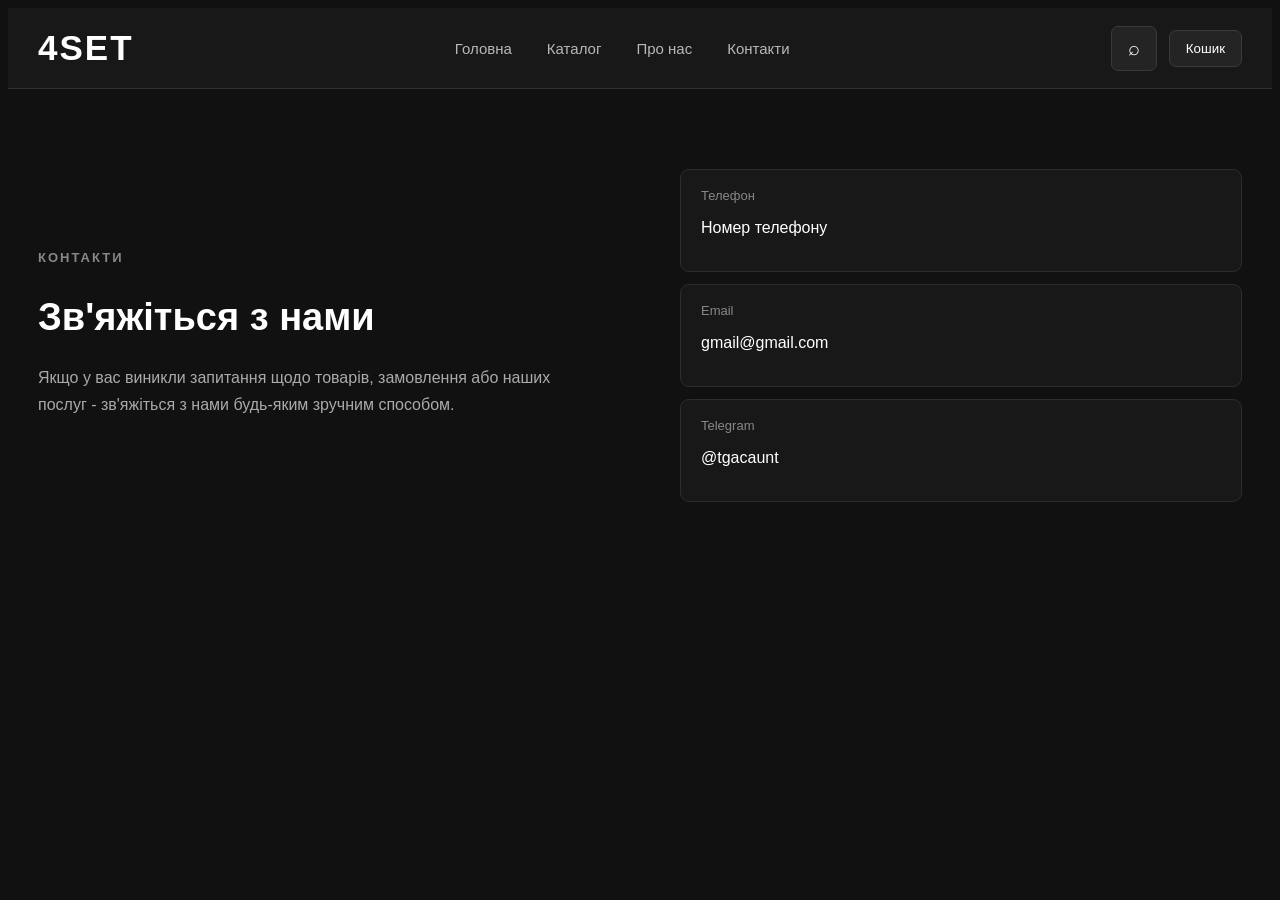
<file: 4SETKON.html>
<!DOCTYPE html>
<html lang="en">
<head>
    <meta charset="UTF-8">
    <meta name="viewport" content="width=device-width, initial-scale=1.0">
    <title>4SET</title>
    <link rel="stylesheet" href="style.css">
    <link href="https://fonts.googleapis.com/css2?family=Roboto&display=swap" rel="stylesheet">
    <link rel="icon" href="favicon.ico">
</head>
<body>
    <header class="header">
        <div class="header-content">
         
            <a href="index.html" class="logo">4SET</a>

            <nav class="navigation">
                <a href="index.html">Головна</a>
                <a href="KATAALOG.html">Каталог</a>
                <a href="4SETMI.html">Про нас</a>
                <a href="4SETKON.html">Контакти</a>
            </nav>
            <div class="header-actions">   
                <button class="search-btn">⌕</button>   
                <button class="cart-btn">Кошик</button>  
            </div>
        </div>
    </header>


<section class="contacts">

    <div class="contacts-content">

        <div class="contacts-info">

            <p class="contacts-label">КОНТАКТИ</p>

            <h2>Зв'яжіться з нами</h2>

            <p class="contacts-description">
                Якщо у вас виникли запитання щодо товарів,
                замовлення або наших послуг - зв'яжіться з нами
                будь-яким зручним способом.
            </p>

        </div>
        <div class="contact-list">

            <div class="contact-item">
                <span>Телефон</span>
                <p>Номер телефону</p>
            </div>

            <div class="contact-item">
                <span>Email</span>
                <p>gmail@gmail.com</p>
            </div>

            <div class="contact-item">
                <span>Telegram</span>
                <p>@tgacaunt</p>
            </div>

        </div>

    </div>

</section>
</body>
</html>
</file>
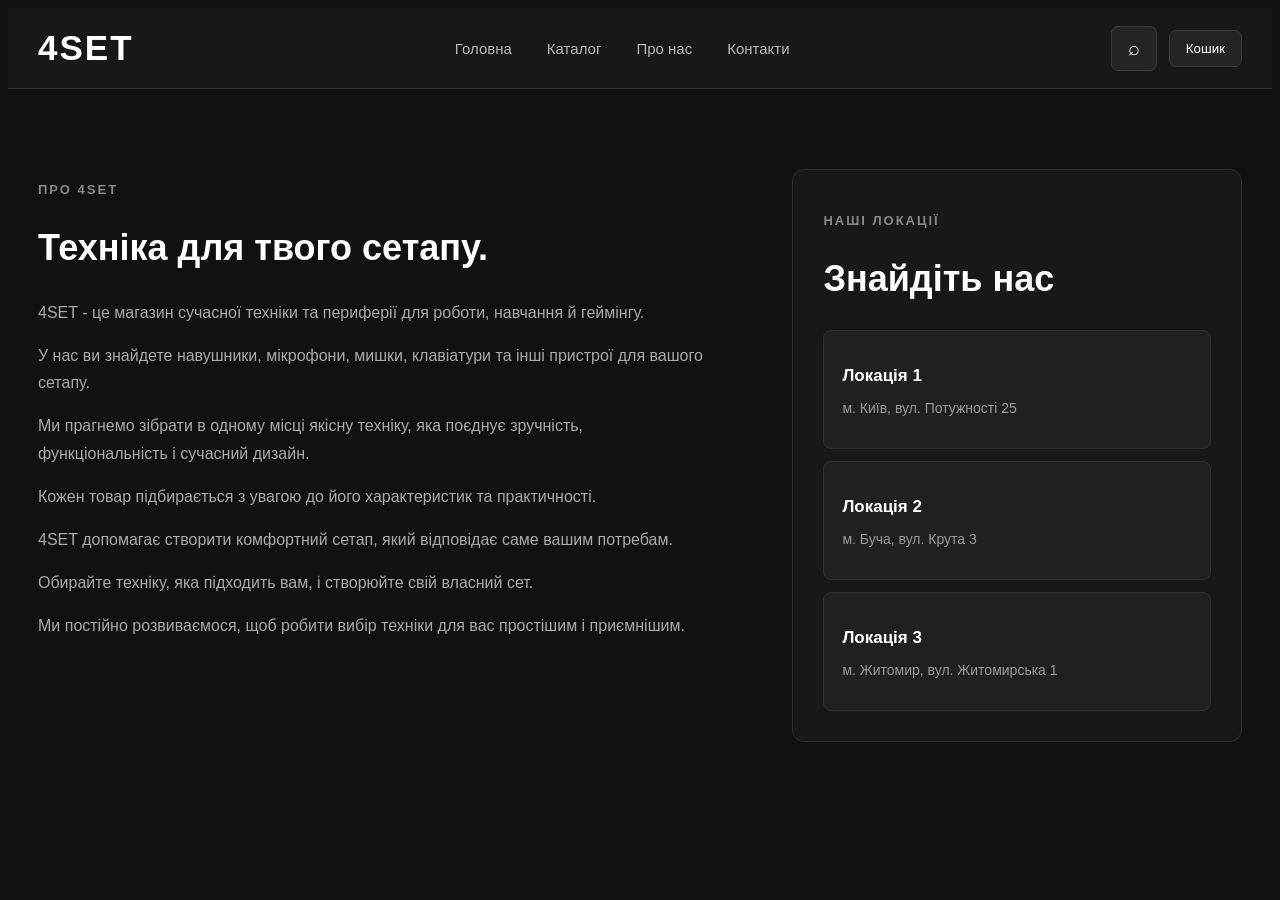
<file: 4SETMI.html>
<!DOCTYPE html>
<html lang="en">
<head>
    <meta charset="UTF-8">
    <meta name="viewport" content="width=device-width, initial-scale=1.0">
    <title>4SET</title>
    <link rel="stylesheet" href="style.css">
    <link href="https://fonts.googleapis.com/css2?family=Roboto&display=swap" rel="stylesheet">
    <link rel="icon" href="favicon.ico">
</head>
<body>
  
    <header class="header">
        <div class="header-content">
         
            <a href="index.html" class="logo">4SET</a>

            <nav class="navigation">
                <a href="index.html">Головна</a>
                <a href="KATAALOG.html">Каталог</a>
                <a href="4SETMI.html">Про нас</a>
                <a href="4SETKON.html">Контакти</a>
            </nav>
            <div class="header-actions">   
                <button class="search-btn">⌕</button>   
                <button class="cart-btn">Кошик</button>  
            </div>
        </div>
    </header>
    <section class="about">

    <div class="about-content">
        <div class="about-text">
            <p class="about-label">ПРО 4SET</p>
            <h2>Техніка для твого сетапу.</h2>
            <p>
                4SET - це магазин сучасної техніки та периферії
                для роботи, навчання й геймінгу.
            </p>
            <p>
                У нас ви знайдете навушники, мікрофони, мишки,
                клавіатури та інші пристрої для вашого сетапу.
            </p>
            <p>
                Ми прагнемо зібрати в одному місці якісну техніку,
                яка поєднує зручність, функціональність і сучасний дизайн.
            </p>
            <p>
                Кожен товар підбирається з увагою до його характеристик
                та практичності.
            </p>
            <p>
                4SET допомагає створити комфортний сетап,
                який відповідає саме вашим потребам.
            </p>
            <p>
                Обирайте техніку, яка підходить вам,
                і створюйте свій власний сет.
            </p>
            <p>Ми постійно розвиваємося, щоб робити вибір техніки для вас
             простішим і приємнішим.
            </p>
    </div>
        <div class="locations">
            <p class="about-label">НАШІ ЛОКАЦІЇ</p>
            <h2>Знайдіть нас</h2>
            <div class="location-list">
                <div class="location">
                    <h3>Локація 1</h3>
                    <p>м. Київ, вул. Потужності 25</p>
                </div>

                <div class="location">
                    <h3>Локація 2</h3>
                    <p>м. Буча, вул. Крута 3</p>
                </div>

                <div class="location">
                    <h3>Локація 3</h3>
                    <p>м. Житомир, вул. Житомирська 1</p>
                </div>
         </div>
        </div>
    </div>
</section>
</body>
</html>
</file>
<file: style.css>
body {
    background-color: #111111;
    color: white;
    font-family: Arial, sans-serif;
}

.header {
    width: 100%;
    height: 80px;
    background: #181818;
    border-bottom: 1px solid #303030;
}

.header-content {
    max-width: 1400px;
    height: 100%;
    margin: 0 auto;
    padding: 0 30px;
    display: flex;
    align-items: center;
    justify-content: space-between;
}
.logo {
    color: white;
    text-decoration: none;
    font-size: 35px;
    font-weight: 800;
    letter-spacing: 2px;
}
.logo:hover{
    color: #bdbdbd;
}
.navigation {
    display: flex;
    gap: 35px;
}
.navigation a {
    color: #b8b8b8;
    text-decoration: none;
    font-size: 15px;
}
.navigation a:hover{
    color:white;
}
.header-actions{
    display: flex;
    align-items: center;
    gap: 12px;
}
.header-actions button{
    background-color: #242424;
    color: white;
    border: 1px solid #3a3a3a;
    border-radius: 7px;
    padding: 10px 16px;
    cursor: pointer;
}
.header-actions button:hover{
    background-color: #303030;
    border-color: #555555;
}
.search-btn {
    font-size: 20px;
    padding: 7px 12px;
}
.hero {
    max-width: 1400px;
    min-height: 570px;
    margin: auto;
    padding: 70px 30px;

    display: flex;
    align-items: center;
    justify-content: space-between;
    gap: 60px;
}

.hero-text {
    max-width: 600px;
}

.label {
    color: #888;
    font-size: 13px;
    font-weight: 600;
    letter-spacing: 2px;
    margin-bottom: 20px;
}

.hero h1 {
    font-size: 58px;
    line-height: 1.05;
    margin-bottom: 25px;
}

.description {
    color: #aaa;
    font-size: 17px;
    line-height: 1.6;
    max-width: 480px;
    margin-bottom: 30px;
}

.catalog-button {
    display: inline-block;
    background: white;
    color: #111;
    text-decoration: none;
    padding: 13px 20px;
    border-radius: 6px;
    font-weight: 600;
    transition: 0.2s;
}

.catalog-button:hover {
    background: #d5d5d5;
}

.hero-image {
    width: 520px;
    height: 390px;
    border-radius: 12px;
    overflow: hidden;
}

.hero-image img {
    width: 100%;
    height: 100%;
    object-fit: cover;
}
.catalog {
    max-width: 1400px;
    margin: 0 auto;
    padding: 60px 30px;
}

.catalog-category {
    margin-bottom: 60px;
}

.catalog-category h2 {
    font-size: 30px;
    margin-bottom: 25px;
}

.product-grid {
    display: grid;
    grid-template-columns: repeat(4, 1fr);
    gap: 20px;
}

.product-card {
    min-height: 380px;

    background: #1a1a1a;
    border: 1px solid #2d2d2d;
    border-radius: 10px;

    padding: 15px;

    transition: 0.2s;
}

.product-card:hover {
    background: #1e1e1e;
    border-color: #444;
}

.product-image {
    width: 100%;
    height: 230px;

    background: #242424;
    border-radius: 7px;

    margin-bottom: 18px;
}

.product-card h3 {
    color: white;
    font-size: 18px;
    margin-bottom: 8px;
}

.product-card p {
    color: #888;
    font-size: 14px;
    margin-bottom: 15px;
}

.product-card span {
    color: white;
    font-size: 17px;
    font-weight: 600;
}




@media (max-width: 1000px) {

    .product-grid {
        grid-template-columns: repeat(2, 1fr);
    }

}

@media (max-width: 600px) {

    .product-grid {
        grid-template-columns: 1fr;
    }

}
.about {
    max-width: 1400px;
    margin: 0 auto;
    padding: 80px 30px;
}
.about-content {
    display: grid;
    grid-template-columns: 1.2fr 0.8fr;
    gap: 80px;
}
.about-text {
    max-width: 700px;
    color: hsl(0, 0%, 55%);
}
.about-label {
    color: #888;
    font-size: 13px;
    font-weight: 600;
    letter-spacing: 2px;
    margin-bottom: 18px;
}
.about h2 {
    color: white;
    font-size: 36px;
    margin-bottom: 30px;
}
.about-text p:not(.about-label) {
    color: #aaa;
    font-size: 16px;
    line-height: 1.7;
    margin-bottom: 16px;
}
.locations {
    background: #181818;
    border: 1px solid #2d2d2d;
    border-radius: 12px;

    padding: 30px;
}
.location-list {
    display: flex;
    flex-direction: column;
    gap: 12px;
}
.location {
    background: #202020;
    border: 1px solid #303030;
    border-radius: 8px;

    padding: 18px;

    transition: 0.2s;
}
.location:hover {
    background: #252525;
    border-color: #444;
}
.location h3 {
    color: white;
    font-size: 17px;
    margin-bottom: 7px;
}
.location p {
    color: #999;
    font-size: 14px;
}
@media (max-width: 900px) {
    .about-content {
        grid-template-columns: 1fr;
        gap: 40px;
    }
}
.contact {
    max-width: 1400px;
    margin: 0 auto;
    padding: 80px 30px;
}
.ctca{
    color: white;
    font-size: 36px;
    margin-bottom: 30px;
}
.contacts {
    max-width: 1400px;
    margin: 0 auto;
    padding: 80px 30px;
}
.contacts-content {
    display: grid;
    grid-template-columns: 1fr 1fr;
    gap: 80px;
    align-items: center;
}
.contacts-info {
    max-width: 550px;
}
.contacts-label {
    color: #888;
    font-size: 13px;
    font-weight: 600;
    letter-spacing: 2px;
    margin-bottom: 18px;
}
.contacts-info h2 {
    color: white;
    font-size: 38px;
    margin-bottom: 25px;
}
.contacts-description {
    color: #aaa;
    font-size: 16px;
    line-height: 1.7;
}
.contact-list {
    display: flex;
    flex-direction: column;
    gap: 12px;
}
.contact-item {
    background: #181818;
    border: 1px solid #2d2d2d;
    border-radius: 9px;

    padding: 18px 20px;

    transition: 0.2s;
}
.contact-item:hover {
    background: #202020;
    border-color: #444;
}
.contact-item span {
    display: block;

    color: #888;
    font-size: 13px;

    margin-bottom: 7px;
}
.contact-item p {
    color: white;
    font-size: 16px;
}
</file>
